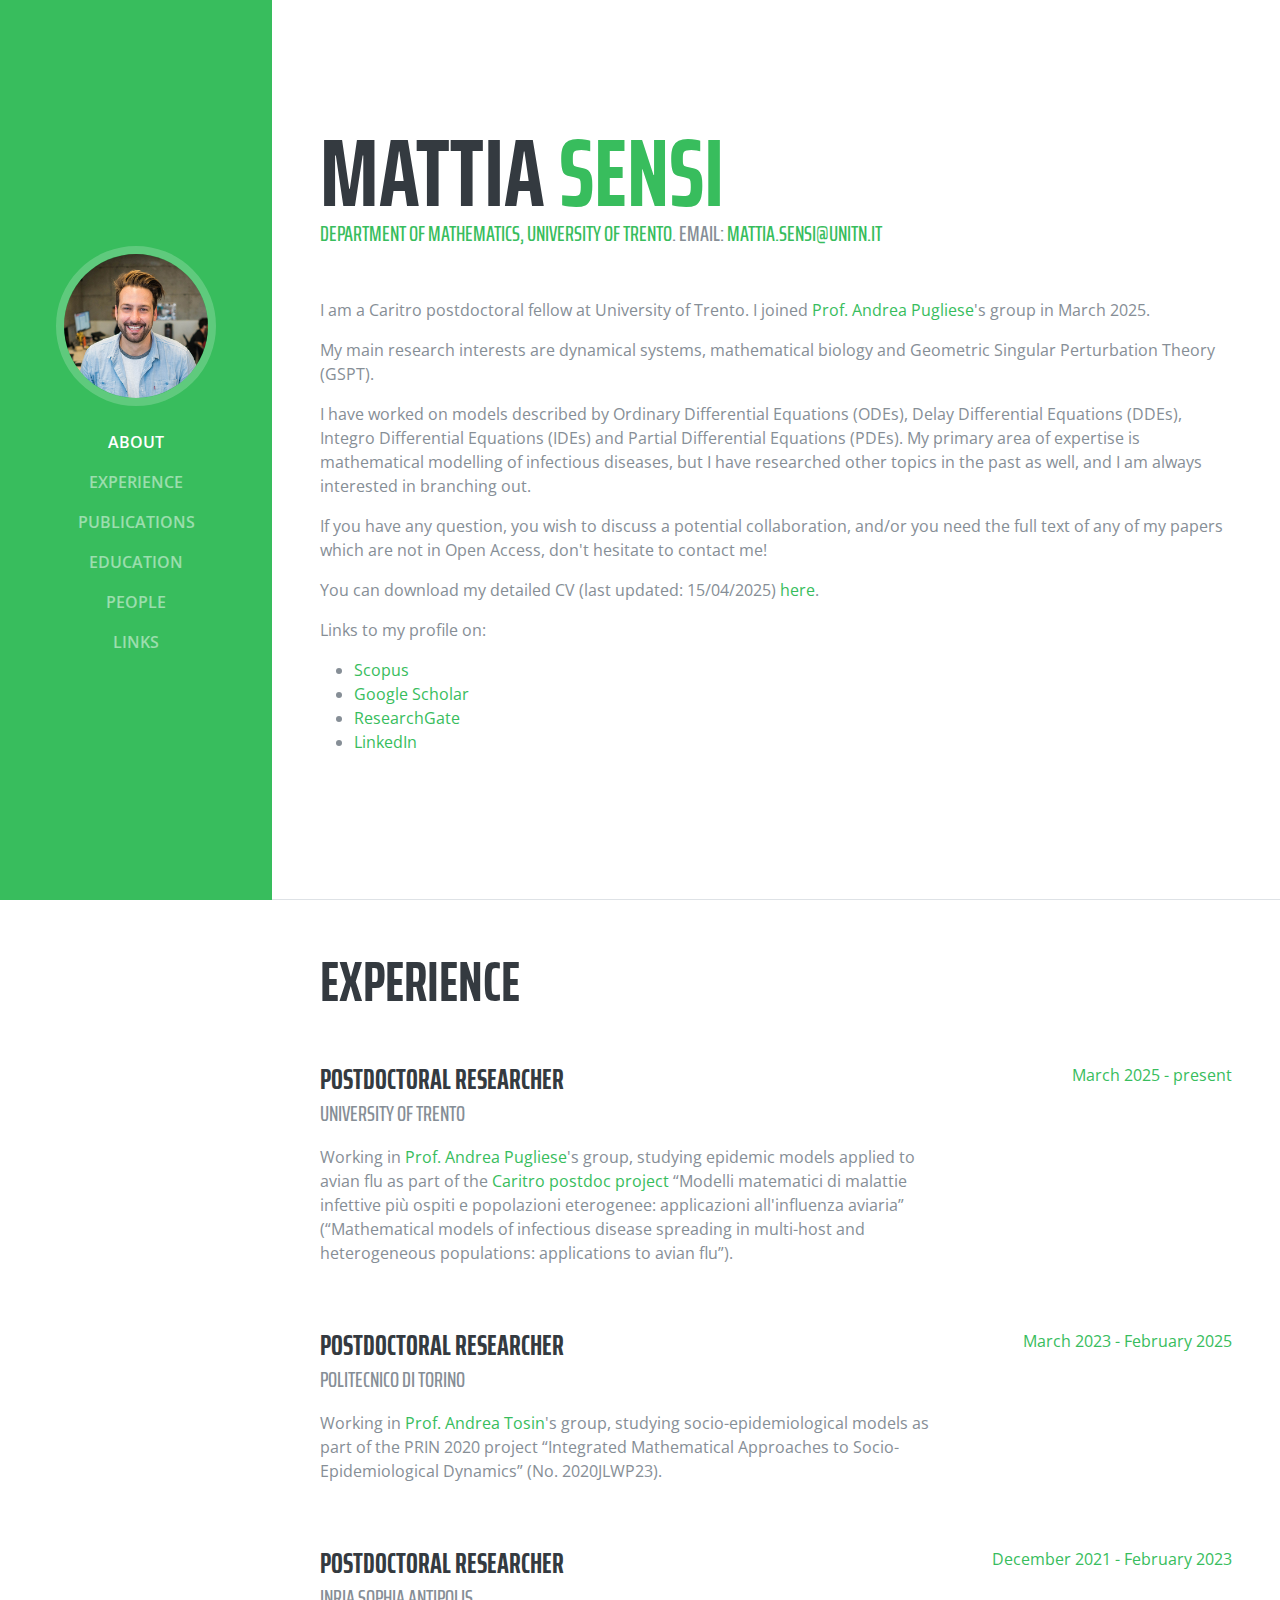
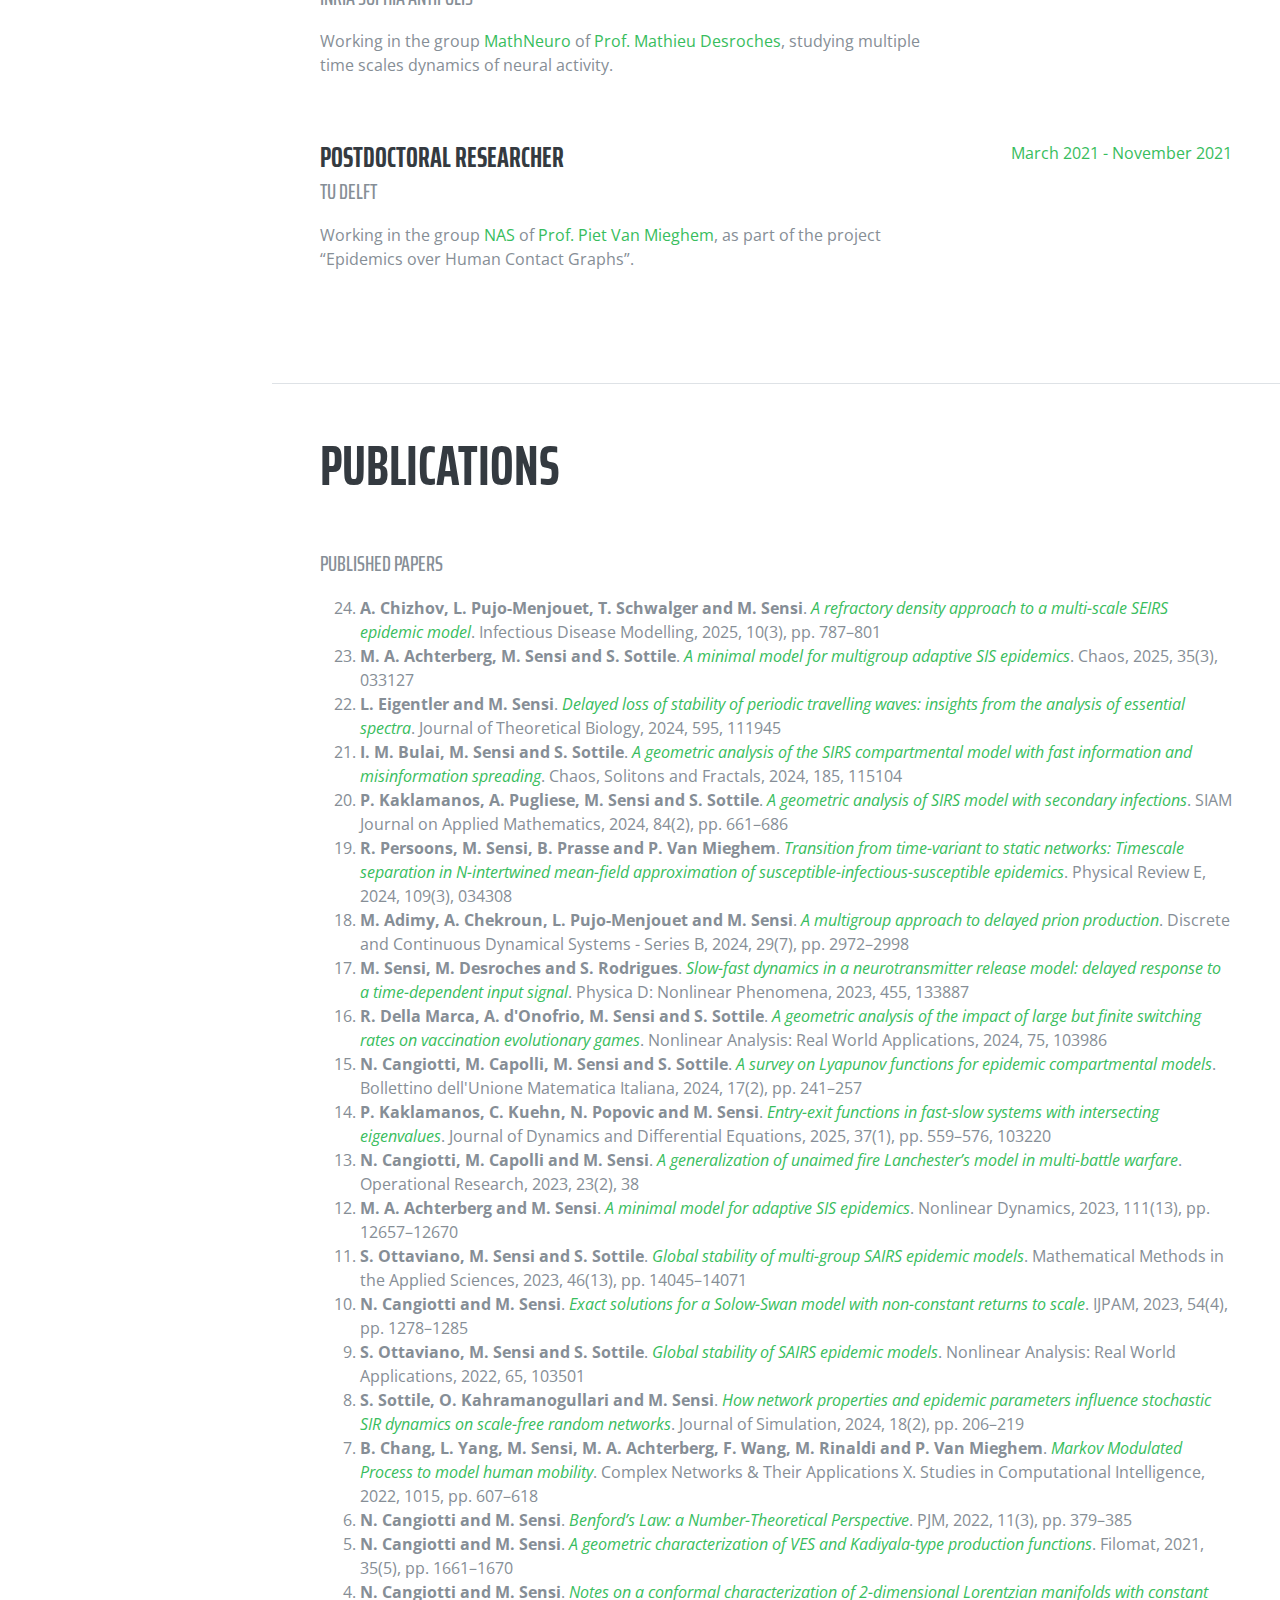
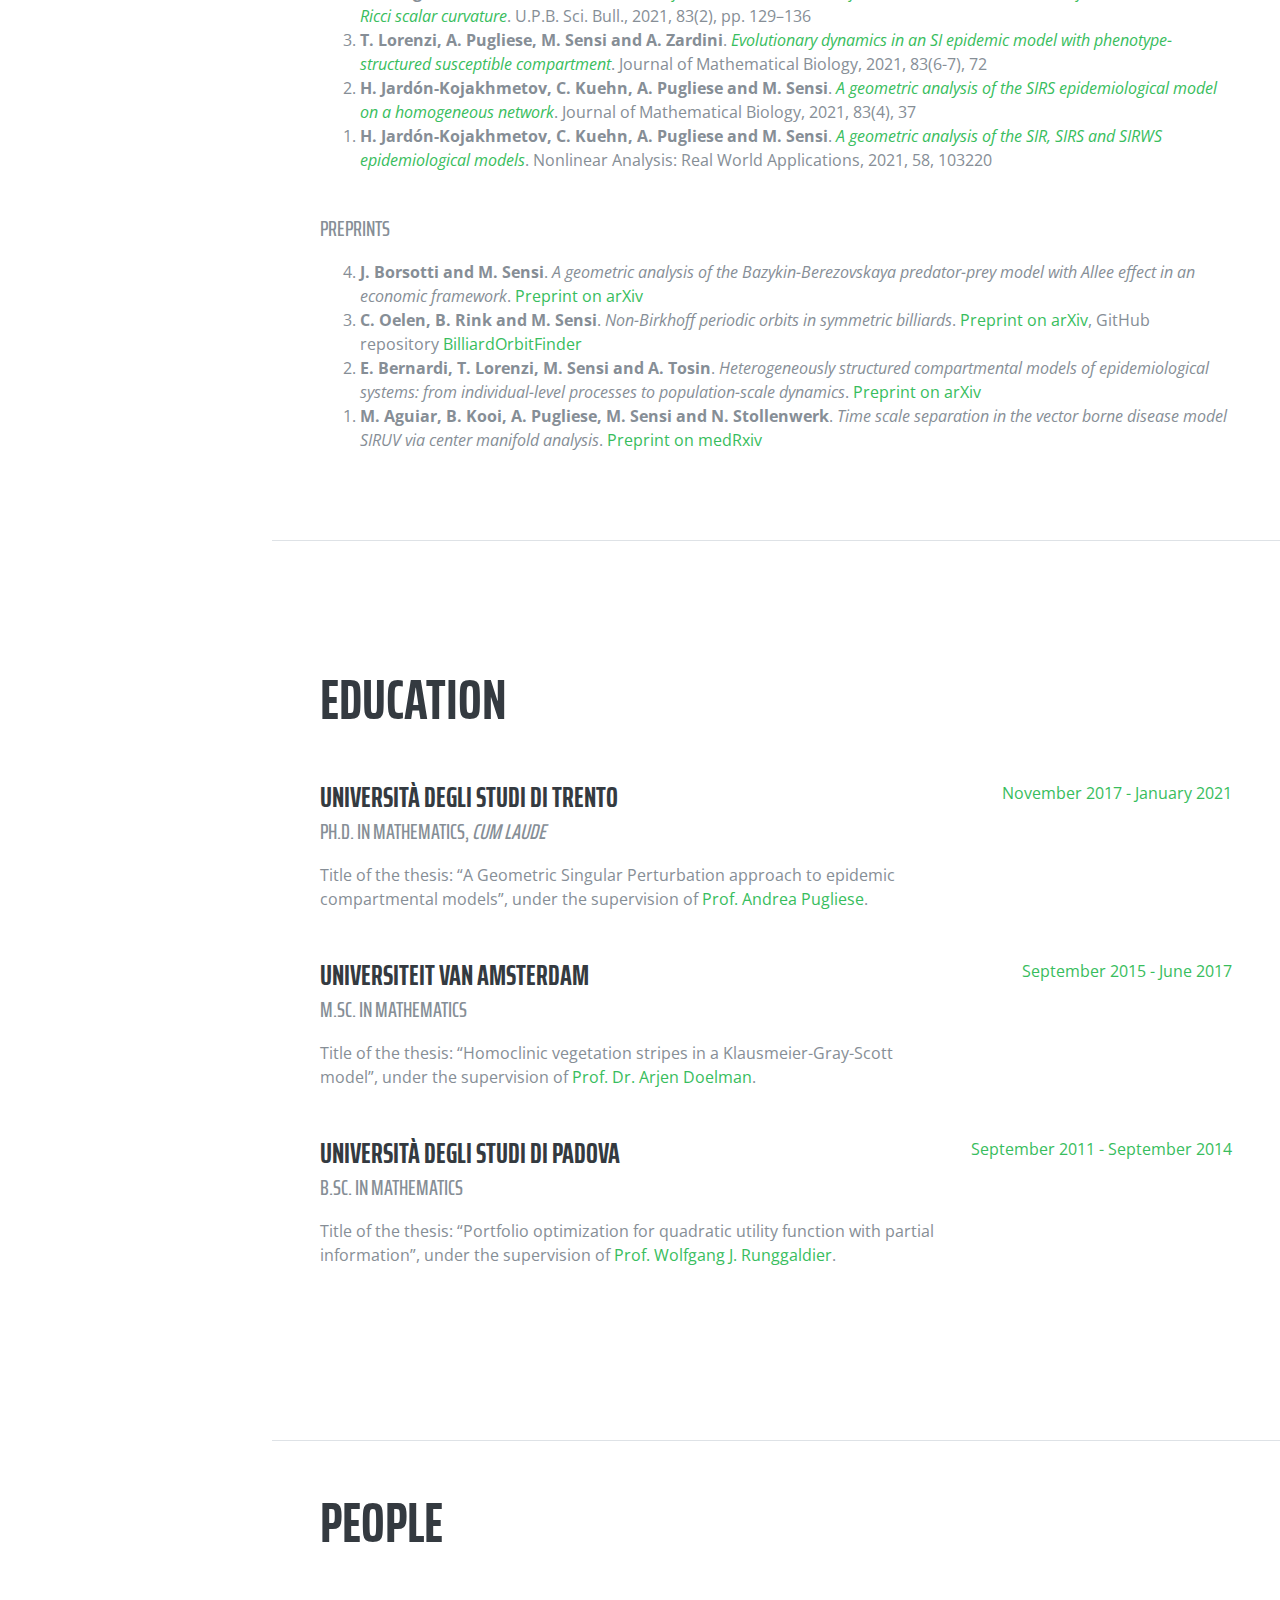
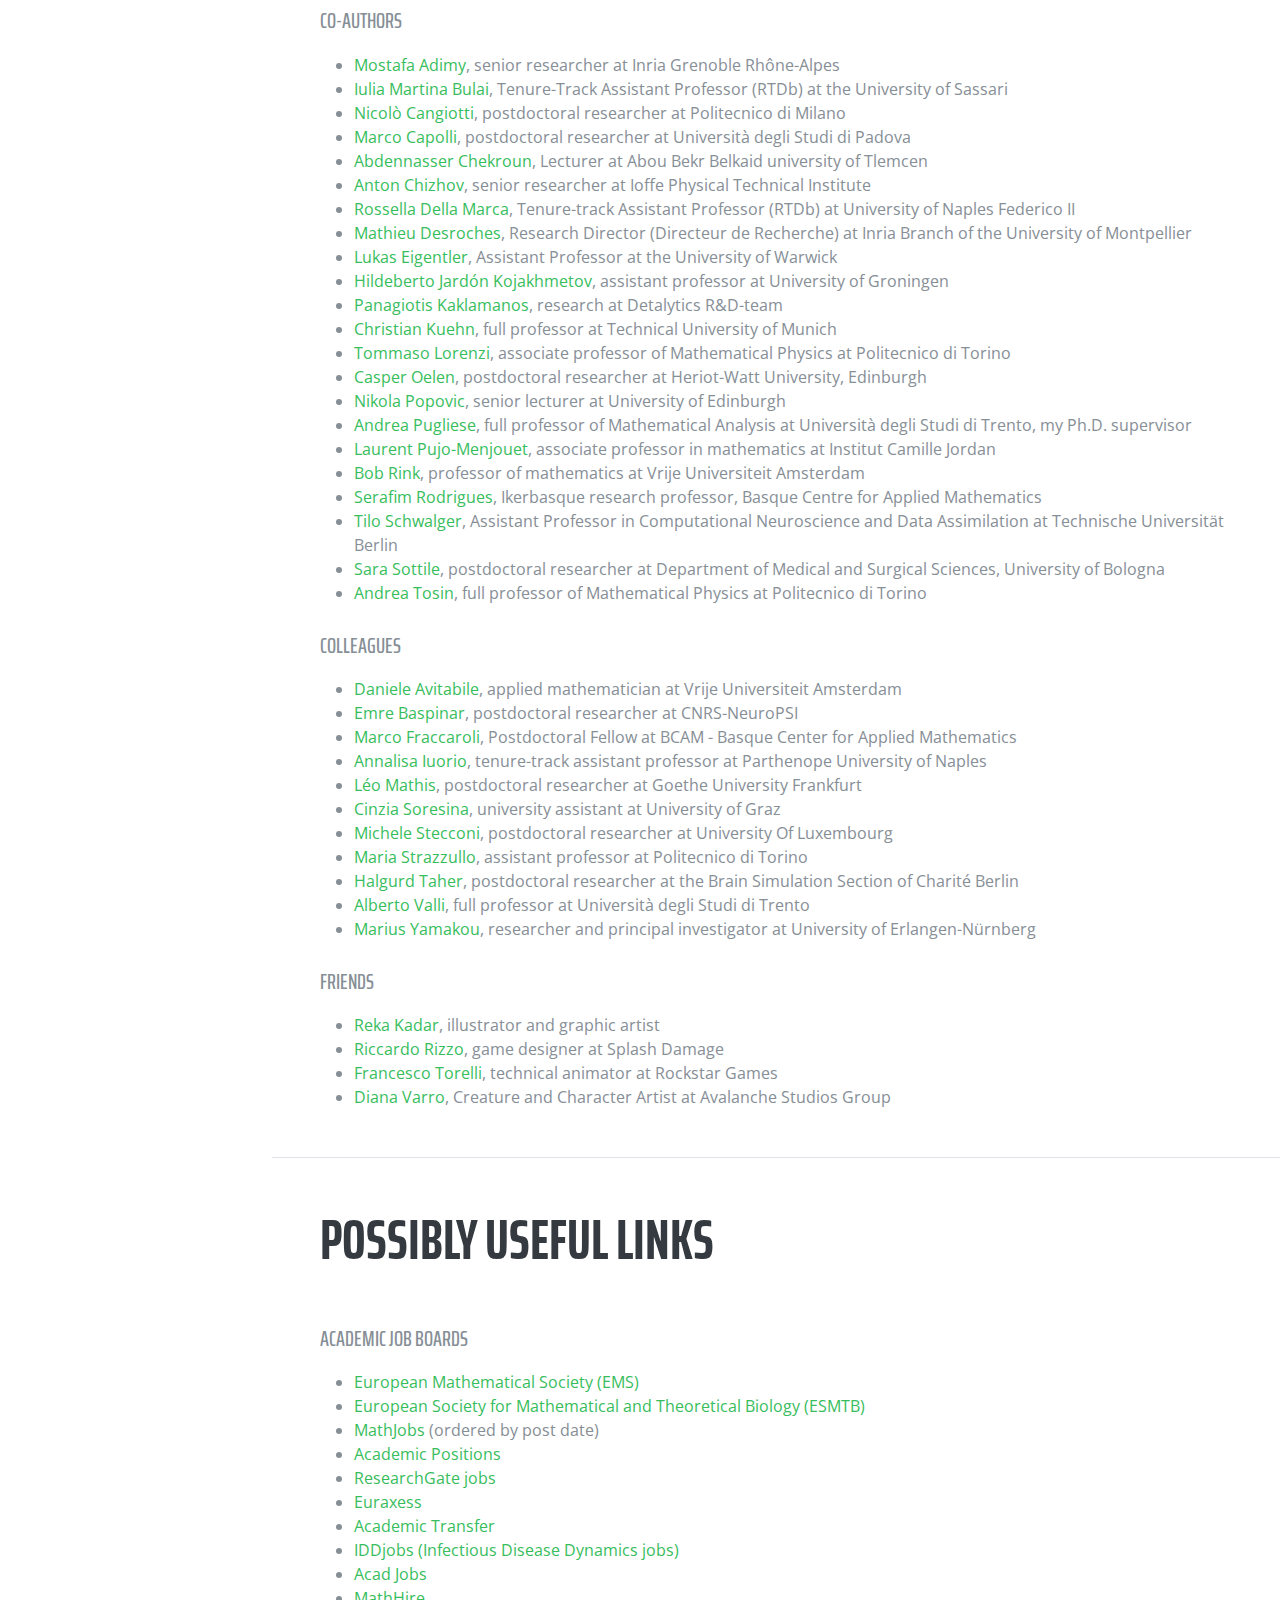
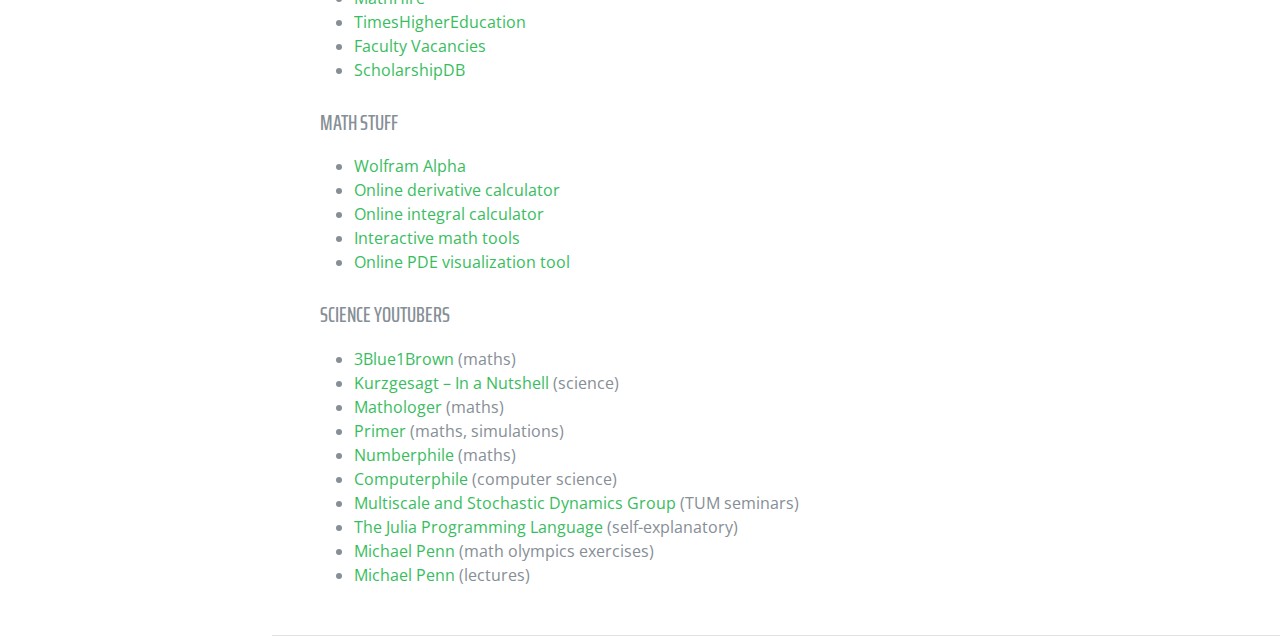
<file: index.html>
<!DOCTYPE html>
<html lang="en">
  
  
  <head>

    <meta charset="utf-8">
    <meta name="viewport" content="width=device-width, initial-scale=1, shrink-to-fit=no">
    <meta name="description" content="">
    <meta name="author" content="">

    <title>Mattia Sensi's website</title>

    <!-- Bootstrap core CSS -->
    <link href="vendor/bootstrap/css/bootstrap.min.css" rel="stylesheet">

    <!-- Custom fonts for this template -->
    <link href="https://fonts.googleapis.com/css?family=Saira+Extra+Condensed:100,200,300,400,500,600,700,800,900" rel="stylesheet">
    <link href="https://fonts.googleapis.com/css?family=Open+Sans:300,300i,400,400i,600,600i,700,700i,800,800i" rel="stylesheet">
    <link href="vendor/font-awesome/css/font-awesome.min.css" rel="stylesheet">
    <link href="vendor/devicons/css/devicons.min.css" rel="stylesheet">
    <link href="vendor/simple-line-icons/css/simple-line-icons.css" rel="stylesheet"> 

    <!-- Custom styles for this template -->
    <link href="css/resume.min.css" rel="stylesheet">

    <meta name="google-site-verification" content="dEMM07hK0ql8kSeSoxTMhfWt0R6MBzm09e5Vl1eK7nA" />
  </head>

  <body id="page-top">

    <nav class="navbar navbar-expand-lg navbar-dark bg-primary fixed-top" id="sideNav">
      <a class="navbar-brand js-scroll-trigger" href="#page-top">
        <span class="d-block d-lg-none">Mattia Sensi's website</span>
        <span class="d-none d-lg-block">
          <img class="img-fluid img-profile rounded-circle mx-auto mb-2" src="img/profile.jpg" alt="">
        </span>
      </a>
     <button class="navbar-toggler" type="button" data-toggle="collapse" data-target="#navbarSupportedContent" aria-controls="navbarSupportedContent" aria-expanded="false" aria-label="Toggle navigation">
        <span class="navbar-toggler-icon"></span>
      </button>
      <div class="collapse navbar-collapse" id="navbarSupportedContent">
        <ul class="navbar-nav">
          <li class="nav-item">
            <a class="nav-link js-scroll-trigger" href="#about">About</a>
          </li>
          <li class="nav-item">
            <a class="nav-link js-scroll-trigger" href="#experience">Experience</a>
          </li>
          <li class="nav-item">
            <a class="nav-link js-scroll-trigger" href="#publications">Publications</a>
          </li>
          <li class="nav-item">
            <a class="nav-link js-scroll-trigger" href="#education">Education</a>
          </li>
          <li class="nav-item">
            <a class="nav-link js-scroll-trigger" href="#People">People</a>
          </li>
          <li class="nav-item">
            <a class="nav-link js-scroll-trigger" href="#links">Links</a>
          </li>
        </ul>
      </div>
    </nav>

    <div class="container-fluid p-0">

      <section class="resume-section p-3 p-lg-5 d-flex d-column" id="about">
        <div class="my-auto">
          <h1 class="mb-0">Mattia
            <span class="text-primary">Sensi</span>
          </h1>
          <div class="subheading mb-5"><a href="https://maps.app.goo.gl/LgpzJVbiHr8jBMvC8">Department of Mathematics, University of Trento</a>.
            Email: <a href="mailto:mattia.sensi@unitn.it">mattia.sensi@unitn.it</a>
          </div>
          <p>I am a Caritro postdoctoral fellow at University of Trento. I joined <a href="https://andrea-pugliese.maths.unitn.it/">Prof. Andrea Pugliese</a>'s group in March 2025.</p> 
            
            <p>My main research interests are dynamical systems, mathematical biology and Geometric Singular Perturbation Theory (GSPT).</p>  
            
            <p>I have worked on models described by Ordinary Differential Equations (ODEs), Delay Differential Equations (DDEs), Integro Differential Equations (IDEs) and Partial Differential Equations (PDEs).
            My primary area of expertise is mathematical modelling of infectious diseases, but I have researched other topics in the past as well, and I am always interested in branching out.</p> 
          
          <p>If you have any question, you wish to discuss a potential collaboration, and/or you need the full text of any of my papers which are not in Open Access, don't hesitate to contact me!</p> 
             
            <p>You can download my detailed CV (last updated: 15/04/2025) <a href="files/CV_Mattia_Sensi.pdf">here</a>.</p>
              
             <p>Links to my profile on:
            <ul class="fa-ul mb-0">
              <li style="list-style-type:disc;">
                <a href="https://www.scopus.com/authid/detail.uri?authorId=57219174007">Scopus</a>
              </li>
              <li style="list-style-type:disc;">
                <a href="https://scholar.google.com/citations?user=Vbe9fJ4AAAAJ">Google Scholar</a>
              </li>
              <!--<li style="list-style-type:disc;">
                <a href="https://www.polito.it/personale?p=mattia.sensi">current university affiliation</a>
              </li>-->
              <li style="list-style-type:disc;">
                <a href="https://www.researchgate.net/profile/Mattia-Sensi">ResearchGate</a>
              </li>
              <li style="list-style-type:disc;">
                <a href="https://www.linkedin.com/in/m-sensi/">LinkedIn</a>
              </li>
           </ul>      </p>

<!--        <ul class="social-icons">
           <li class="list-inline-item">
              <a href="https://scholar.google.com/citations?user=Vbe9fJ4AAAAJ">
               <span class="fa-stack fa-lg">
                  <i class="fa fa-circle fa-stack-2x ai ai-google-scholar"></i>
               </span>
              </a>
            </li>
            <li class="list-inline-item">
              <a href="https://www.nas.ewi.tudelft.nl/index.php/mattia-sensi">
                <span class="fa-stack fa-lg">
                  <i class="fa fa-circle fa-stack-2x fas fa-university"></i>
                </span>
              </a>
            </li>
            <li class="list-inline-item">
              <a href="https://www.researchgate.net/profile/Mattia-Sensi">
                <span class="fa-stack fa-lg">
                  <i class="fa fa-circle fa-stack-2x fa fa-researchgate"></i>
                </span>
              </a>
            </li>
            <li class="list-inline-item">
              <a href="https://www.linkedin.com/in/m-sensi/">
                <span class="fa-stack fa-lg">
                  <i class="fa fa-circle fa-stack-2x fa fa-linkedin"></i>
                </span>
              </a>
            </li>
       </ul>  -->

        </div>
      </section>

      <section class="resume-section p-3 p-lg-5 d-flex flex-column" id="experience">
        <div class="my-auto">
          <h2 class="mb-5">Experience</h2>

          <div class="resume-item d-flex flex-column flex-md-row mb-5">
            <div class="resume-content mr-auto">
              <h3 class="mb-0">Postdoctoral researcher</h3>
              <div class="subheading mb-3">University of Trento</div>
              <p>Working in <a href="https://andrea-pugliese.maths.unitn.it/">Prof. Andrea Pugliese</a>'s group, studying epidemic models applied to avian flu as part of the <a href="https://www.fondazionecaritro.it/bandi/bando-post-doc-2024/">Caritro postdoc project</a> “Modelli matematici di malattie infettive più ospiti e popolazioni eterogenee: applicazioni all'influenza aviaria” (“Mathematical models of infectious disease spreading in multi-host and heterogeneous populations: applications to avian flu”).</p>
            </div>
            <div class="resume-date text-md-right">
              <span class="text-primary">March 2025 - present</span>
            </div>
          </div>     
          
          <div class="resume-item d-flex flex-column flex-md-row mb-5">
            <div class="resume-content mr-auto">
              <h3 class="mb-0">Postdoctoral researcher</h3>
              <div class="subheading mb-3">Politecnico di Torino</div>
              <p>Working in <a href="https://staff.polito.it/andrea.tosin/">Prof. Andrea Tosin</a>'s group, studying socio-epidemiological models as part of the PRIN 2020 project “Integrated Mathematical Approaches to Socio-Epidemiological Dynamics” (No. 2020JLWP23).</p>
            </div>
            <div class="resume-date text-md-right">
              <span class="text-primary">March 2023 - February 2025</span>
            </div>
          </div>          
          
          <div class="resume-item d-flex flex-column flex-md-row mb-5">
            <div class="resume-content mr-auto">
              <h3 class="mb-0">Postdoctoral researcher</h3>
              <div class="subheading mb-3">Inria Sophia Antipolis</div>
              <p>Working in the group <a href="https://team.inria.fr/mathneuro/">MathNeuro</a> of <a href="http://www-sop.inria.fr/members/Mathieu.Desroches/">Prof. Mathieu Desroches</a>, studying multiple time scales dynamics of neural activity.</p>
            </div>
            <div class="resume-date text-md-right">
              <span class="text-primary">December 2021 - February 2023</span>
            </div>
          </div>

          <div class="resume-item d-flex flex-column flex-md-row mb-5">
            <div class="resume-content mr-auto">
              <h3 class="mb-0">Postdoctoral researcher</h3>
              <div class="subheading mb-3">TU Delft</div>
              <p>Working in the group <a href="https://www.nas.ewi.tudelft.nl/index.php/people/group-members">NAS</a> of <a href="https://www.nas.ewi.tudelft.nl/people/Piet/">Prof. Piet Van Mieghem</a>, as part of the project “Epidemics over Human Contact Graphs”.</p>
            </div>
            <div class="resume-date text-md-right">
              <span class="text-primary">March 2021 - November 2021</span>
            </div>
          </div>

        </div>

      </section>

      
      <section class="resume-section p-3 p-lg-5 d-flex flex-column" id="publications">
        <div class="my-auto">
          <h2 class="mb-5">Publications</h2>
              <div class="subheading mb-3">Published papers</div>
            <ol reversed>
          <!--<div class="subheading mb-3">Published</div>-->
           <!--<ul class="fa-ul mb-0">-->   
        <li style="none">
           <b>A. Chizhov, L. Pujo-Menjouet, T. Schwalger and M. Sensi</b>. <a href="https://www.sciencedirect.com/science/article/pii/S2468042725000156"><i>A refractory density approach to a multi-scale SEIRS epidemic model</i></a>. 
         Infectious Disease Modelling, 2025, 10(3), pp. 787–801</li>                 
        <li style="none">
           <b>M. A. Achterberg, M. Sensi and S. Sottile</b>. <a href="https://pubs.aip.org/aip/cha/article-abstract/35/3/033127/3339656/A-minimal-model-for-multigroup-adaptive-SIS"><i>A minimal model for multigroup adaptive SIS epidemics</i></a>. 
          Chaos, 2025, 35(3), 033127</li>                 
        <li style="none">
           <b>L. Eigentler and M. Sensi</b>. <a href="https://www.sciencedirect.com/science/article/pii/S0022519324002303"><i>Delayed loss of stability of periodic travelling waves: insights from the analysis of essential spectra</i></a>. 
         Journal of Theoretical Biology, 2024, 595, 111945</li>          
       <li style="none">
           <b>I. M. Bulai, M. Sensi and S. Sottile</b>. <a href="https://www.sciencedirect.com/science/article/pii/S0960077924006568"><i>A geometric analysis of the SIRS compartmental model with fast information and misinformation spreading</i></a>. 
        Chaos, Solitons and Fractals, 2024, 185, 115104</li>            
         <li style="none">
              <b>P. Kaklamanos, A. Pugliese, M. Sensi and S. Sottile</b>. <a href="https://epubs.siam.org/doi/abs/10.1137/23M1565632"><i>A geometric analysis of SIRS model with secondary infections</i></a>. 
        SIAM Journal on Applied Mathematics, 2024, 84(2), pp. 661–686</li>  
       <li style="none">
           <b>R. Persoons, M. Sensi, B. Prasse and P. Van Mieghem</b>. <a href="https://journals.aps.org/pre/abstract/10.1103/PhysRevE.109.034308"><i>Transition from time-variant to static networks: Timescale separation in N-intertwined mean-field approximation of susceptible-infectious-susceptible epidemics</i></a>.  
       Physical Review E, 2024, 109(3), 034308</li>                 
       <li style="none">
           <b>M. Adimy, A. Chekroun, L. Pujo-Menjouet and M. Sensi</b>. <a href="https://www.aimsciences.org/article/doi/10.3934/dcdsb.2023209"><i>A multigroup approach to delayed prion production</i></a>. 
        Discrete and Continuous Dynamical Systems - Series B, 2024, 29(7), pp. 2972–2998</li>               
            <li style="none">
            <b>M. Sensi, M. Desroches and S. Rodrigues</b>. <a href="https://www.sciencedirect.com/science/article/abs/pii/S0167278923002415"><i>Slow-fast dynamics in a neurotransmitter release model: delayed response to a time-dependent input signal</i></a>. 
              Physica D: Nonlinear Phenomena, 2023, 455, 133887</li>        
       <li style="none">
            <b>R. Della Marca, A. d'Onofrio, M. Sensi and S. Sottile</b>. <a href="https://www.sciencedirect.com/science/article/pii/S1468121823001566"><i>A geometric analysis of the impact of large but finite switching rates on vaccination evolutionary games</i></a>. 
        Nonlinear Analysis: Real World Applications, 2024, 75, 103986</li>              
         <li style="none">
              <b>N. Cangiotti, M. Capolli, M. Sensi and S. Sottile</b>. <a href="https://link.springer.com/article/10.1007/s40574-023-00368-6"><i>A survey on Lyapunov functions for epidemic compartmental models</i></a>.
        Bollettino dell'Unione Matematica Italiana, 2024, 17(2), pp. 241–257</li>             
          <li style="none">
            <b>P. Kaklamanos, C. Kuehn, N. Popovic and M. Sensi</b>. <a href="https://link.springer.com/article/10.1007/s10884-023-10266-2"><i>Entry-exit functions in fast-slow systems with intersecting eigenvalues</i></a>.
         Journal of Dynamics and Differential Equations, 2025, 37(1), pp. 559–576, 103220</li>
           <li style="none">
            <b>N. Cangiotti, M. Capolli and M. Sensi</b>. <a href="https://link.springer.com/article/10.1007/s12351-023-00776-8"><i>A generalization of unaimed fire Lanchester’s model in multi-battle warfare</i></a>.
        Operational Research, 2023, 23(2), 38</li> 
           <li style="none">
              <b>M. A. Achterberg and M. Sensi</b>. <a href="https://link.springer.com/article/10.1007/s11071-023-08498-4"><i>A minimal model for adaptive SIS epidemics</i></a>.
       Nonlinear Dynamics, 2023, 111(13), pp. 12657–12670</li>  
          <li style="none">
              <b>S. Ottaviano, M. Sensi and S. Sottile</b>. <a href="https://onlinelibrary.wiley.com/doi/10.1002/mma.9303"><i>Global  stability  of multi-group SAIRS  epidemic  models</i></a>.
         Mathematical Methods in the Applied Sciences, 2023, 46(13), pp. 14045–14071</li>  
          <li style="none">    
              <b>N. Cangiotti and M. Sensi</b>. <a href="https://link.springer.com/article/10.1007/s13226-022-00341-7"><i>Exact solutions for a Solow-Swan model with non-constant returns to scale</i></a>.
         IJPAM, 2023, 54(4), pp. 1278–1285</li>      
             <li style="none">
               <b>S. Ottaviano, M. Sensi and S. Sottile</b>. <a href="https://www.sciencedirect.com/science/article/pii/S1468121821001942"><i>Global stability of SAIRS epidemic models</i></a>.
        Nonlinear Analysis: Real World Applications, 2022, 65, 103501</li>
             <li style="none">
                <b>S. Sottile, O. Kahramanogullari and M. Sensi</b>. <a href="https://www.tandfonline.com/doi/full/10.1080/17477778.2022.2100724"><i>How network properties and epidemic parameters influence stochastic SIR dynamics on scale-free random networks</i></a>.
         Journal of Simulation, 2024, 18(2), pp. 206–219</li>               
            <li style="none">
               <b>B. Chang, L. Yang, M. Sensi, M. A. Achterberg, F. Wang, M. Rinaldi and P. Van Mieghem</b>. <a href="https://link.springer.com/chapter/10.1007/978-3-030-93409-5_50"><i>Markov Modulated Process to model human mobility</i></a>. 
        Complex Networks & Their Applications X. Studies in Computational Intelligence, 2022, 1015, pp. 607–618</li>
            <li style="none">
              <b>N. Cangiotti and M. Sensi</b>. <a href="https://pjm.ppu.edu/sites/default/files/papers/PJM_May_(3)2022_379_to_385.pdf"><i>Benford’s Law: a Number-Theoretical Perspective</i></a>.
          PJM, 2022, 11(3), pp. 379–385</li>    
            <li style="none">   
              <b>N. Cangiotti and M. Sensi</b>. <a href="https://www.pmf.ni.ac.rs/filomat-content/2021/35-5/35-5-19-13616.pdf"><i>A geometric characterization of VES and Kadiyala-type production functions</i></a>.
          Filomat, 2021, 35(5), pp. 1661–1670</li>               
             <li style="none">
              <b>N. Cangiotti and M. Sensi</b>. <a href="https://www.scientificbulletin.upb.ro/rev_docs_arhiva/rez8b2_765968.pdf"><i>Notes on a conformal characterization of 2-dimensional Lorentzian manifolds with constant Ricci scalar curvature</i></a>.
           U.P.B. Sci. Bull., 2021, 83(2), pp. 129–136</li>                
            <li style="none">
            <b>T. Lorenzi, A. Pugliese, M. Sensi and A. Zardini</b>. <a href="https://link.springer.com/article/10.1007/s00285-021-01703-1"><i>Evolutionary dynamics in an SI epidemic model with phenotype-structured susceptible compartment</i></a>.
            Journal of Mathematical Biology, 2021, 83(6-7), 72</li>
             <li style="none">
             <b>H. Jardón-Kojakhmetov, C. Kuehn, A. Pugliese and M. Sensi</b>. <a href="https://link.springer.com/article/10.1007/s00285-021-01664-5"><i>A geometric analysis of the SIRS epidemiological model on a homogeneous network</i></a>.
          Journal of Mathematical Biology, 2021, 83(4), 37</li>
            <li style="none">
            <b>H. Jardón-Kojakhmetov, C. Kuehn, A. Pugliese and M. Sensi</b>. <a href="https://www.sciencedirect.com/science/article/abs/pii/S1468121820301383"><i>A geometric analysis of the SIR, SIRS and SIRWS epidemiological models</i></a>.
          Nonlinear Analysis: Real World Applications, 2021, 58, 103220</li>
          <!--</ul>-->
        </ol>
        <br>
        
        <div class="subheading mb-3">Preprints</div>
         <ol reversed> 
         <li style="none">
           <b>J. Borsotti and M. Sensi</b>. <i>A geometric analysis of the Bazykin-Berezovskaya predator-prey model with Allee effect in an economic framework</i>. <a href="https://arxiv.org/abs/2504.10355">Preprint on arXiv</a>     
         </li>            
         <li style="none">
           <b>C. Oelen, B. Rink and M. Sensi</b>. <i>Non-Birkhoff periodic orbits in symmetric billiards</i>. <a href="https://arxiv.org/abs/2504.03574">Preprint on arXiv</a>, GitHub repository <a href="https://github.com/MattiaSensi/BilliardOrbitFinder">BilliardOrbitFinder</a>       
         </li>              
          <li style="none">
              <b>E. Bernardi, T. Lorenzi, M. Sensi and A. Tosin</b>. <i>Heterogeneously structured compartmental models of epidemiological systems: from individual-level processes to population-scale dynamics</i>.  <a href="https://arxiv.org/abs/2503.11225">Preprint on arXiv</a>
        </li>              
          <li style="none">
              <b>M. Aguiar, B. Kooi, A. Pugliese, M. Sensi and N. Stollenwerk</b>. <i>Time scale separation in the vector borne disease model SIRUV via center manifold analysis</i>.
          <a href="https://www.medrxiv.org/content/10.1101/2021.04.06.21254992v1">Preprint on medRxiv</a></li>
      </ul>
    </ol>
      <br>
        
       <!--  <div class="subheading mb-3">In preparation</div>
         <ol reversed>         
         <li style="none">
           <b>C. Oelen, B. Rink and M. Sensi</b>. <i>Non-Birkhoff periodic orbits in symmetric billiards</i>.        
         </li>   
        </ol>
      </div> -->
        
      </section>
      
      
      <section class="resume-section p-3 p-lg-5 d-flex flex-column" id="education">
        <div class="my-auto">
          <h2 class="mb-5">Education</h2>

          <div class="resume-item d-flex flex-column flex-md-row mb-5">
            <div class="resume-content mr-auto">
              <h3 class="mb-0">Università degli Studi di Trento</h3>
              <div class="subheading mb-3">Ph.D. in Mathematics, <i>cum laude</i></div>
              <div>Title of the thesis: “A Geometric Singular Perturbation approach to epidemic compartmental models”, under the supervision of <a href="http://www.science.unitn.it/~pugliese/">Prof. Andrea Pugliese</a>.</div>
            </div>
            <div class="resume-date text-md-right">
              <span class="text-primary">November 2017 - January 2021</span>
            </div>
          </div>

          <div class="resume-item d-flex flex-column flex-md-row mb-5">
            <div class="resume-content mr-auto">
              <h3 class="mb-0">Universiteit van Amsterdam</h3>
              <div class="subheading mb-3">M.Sc. in Mathematics</div>
              <div>Title of the thesis: “Homoclinic vegetation stripes in a Klausmeier-Gray-Scott model”, under the supervision of <a href="https://www.universiteitleiden.nl/en/staffmembers/arjen-doelman#tab-1">Prof. Dr. Arjen Doelman</a>.</div>
            </div>
            <div class="resume-date text-md-right">
              <span class="text-primary">September 2015 - June 2017</span>
            </div>
          </div>

          <div class="resume-item d-flex flex-column flex-md-row mb-5">
            <div class="resume-content mr-auto">
              <h3 class="mb-0">Università degli Studi di Padova</h3>
              <div class="subheading mb-3">B.Sc. in Mathematics</div>
              <div>Title of the thesis: “Portfolio optimization for quadratic utility function with partial information”, under the supervision of <a href="https://www.math.unipd.it/runggaldier/">Prof. Wolfgang J. Runggaldier</a>.</div>
            </div>
            <div class="resume-date text-md-right">
              <span class="text-primary">September 2011 - September 2014</span>
            </div>
          </div>

        </div>
      </section>


      <section class="resume-section p-3 p-lg-5 d-flex flex-column" id="People">
        <div class="my-auto">
          <h2 class="mb-5">People</h2>

          <div class="subheading mb-3">Co-authors</div>

          <ul class="fa-ul mb-0">
          <li style="list-style-type:disc;"> 
            <a href="http://math.univ-lyon1.fr/~adimy/Adimy.html">Mostafa Adimy</a>, senior researcher at Inria Grenoble Rhône-Alpes 
          </li>  
          <li style="list-style-type:disc;">
            <a href="https://iuliamartinabulai.github.io/#!/research/">Iulia Martina Bulai</a>, Tenure-Track Assistant Professor (RTDb) at the University of Sassari
          </li>    
            <li style="list-style-type:disc;">
              <a href="https://nicolocangiotti.eu">Nicolò Cangiotti</a>, postdoctoral researcher at Politecnico di Milano 
            </li>
            <li style="list-style-type:disc;">
              <a href="http://marcocapolli.eu">Marco Capolli</a>, postdoctoral researcher at Università degli Studi di Padova
            </li>
            <li style="list-style-type:disc;">
              <a href="http://math.univ-lyon1.fr/~chekroun/">Abdennasser Chekroun</a>, Lecturer at Abou Bekr Belkaid university of Tlemcen
            </li>
          <li style="list-style-type:disc;">
            <a href="http://www.ioffe.ru/CompPhysLab/Chizhov.html">Anton Chizhov</a>, senior researcher at Ioffe Physical Technical Institute
          </li>
        <li style="list-style-type:disc;">
            <a href="https://www.rosselladellamarca.it/">Rossella Della Marca</a>, Tenure-track Assistant Professor (RTDb) at University of Naples Federico II
          </li> 
            <li style="list-style-type:disc;">
            <a href="http://www-sop.inria.fr/members/Mathieu.Desroches/">Mathieu Desroches</a>, Research Director (Directeur de Recherche) at Inria Branch of the University of Montpellier
          </li>   
          <li style="list-style-type:disc;">
            <a href="https://lukaseigentler.github.io/">Lukas Eigentler</a>, Assistant Professor at the University of Warwick
          </li>    
            <li style="list-style-type:disc;">
              <a href="https://hildejk.xyz/">Hildeberto Jardón Kojakhmetov</a>, assistant professor at University of Groningen
            </li>
            <li style="list-style-type:disc;">
              <a href="https://www.maths.ed.ac.uk/~pkaklamanos/">Panagiotis Kaklamanos</a>, research at Detalytics R&D-team
            </li> 
            <li style="list-style-type:disc;">
              <a href="http://www.multiscale.systems/">Christian Kuehn</a>, full professor at Technical University of Munich
            </li>            
            <li style="list-style-type:disc;">
              <a href="https://staff.polito.it/tommaso.lorenzi/">Tommaso Lorenzi</a>, associate professor of Mathematical Physics at Politecnico di Torino 
            </li>
              <li style="list-style-type:disc;">
              <a href="https://researchportal.hw.ac.uk/en/persons/casper-oelen">Casper Oelen</a>, postdoctoral researcher at Heriot-Watt University, Edinburgh
            </li>             
              <li style="list-style-type:disc;">
              <a href="https://www.maths.ed.ac.uk/~npopovic/">Nikola Popovic</a>, senior lecturer at University of Edinburgh
            </li> 
            <li style="list-style-type:disc;">
              <a href="https://andrea-pugliese.maths.unitn.it/">Andrea Pugliese</a>, full professor of Mathematical Analysis at Università degli Studi di Trento, my Ph.D. supervisor
            </li>
         <li style="list-style-type:disc;">
            <a href="http://math.univ-lyon1.fr/~pujo/Laurent-Pujo-Menjouet-GB.html">Laurent Pujo-Menjouet</a>, associate professor in mathematics at Institut Camille Jordan
          </li>    
          <li style="list-style-type:disc;">
            <a href="http://www.few.vu.nl/~brink/">Bob Rink</a>, professor of mathematics at Vrije Universiteit Amsterdam
          </li>    
          <li style="list-style-type:disc;">
            <a href="https://www.ikerbasque.net/serafim-rodrigues">Serafim Rodrigues</a>, Ikerbasque research professor, Basque Centre for Applied Mathematics
          </li>         
           <li style="list-style-type:disc;">
            <a href="https://page.math.tu-berlin.de/~schwalge/">Tilo Schwalger</a>, Assistant Professor in Computational Neuroscience and Data Assimilation at Technische Universität Berlin
          </li>                 
            <li style="list-style-type:disc;">
              <a href="https://sarasottile.github.io/">Sara Sottile</a>, postdoctoral researcher at Department of Medical and Surgical Sciences, University of Bologna 
            </li>
            <li style="list-style-type:disc;">
              <a href="https://staff.polito.it/andrea.tosin/">Andrea Tosin</a>, full professor of Mathematical Physics at Politecnico di Torino
            </li> 
            <br>
         </ul>


         <div class="subheading mb-3">Colleagues</div>

         <ul class="fa-ul mb-0">
          <li style="list-style-type:disc;">
            <a href="https://www.danieleavitabile.com/">Daniele Avitabile</a>, applied mathematician at Vrije Universiteit Amsterdam
          </li>
           <li style="list-style-type:disc;">
            <a href="https://sites.google.com/site/emrebaspinarhomepage/">Emre Baspinar</a>, postdoctoral researcher at CNRS-NeuroPSI
          </li>
          <li style="list-style-type:disc;">
            <a href="https://sites.google.com/view/marco-fraccaroli/">Marco Fraccaroli</a>, Postdoctoral Fellow at BCAM - Basque Center for Applied Mathematics
          </li>  
          <li style="list-style-type:disc;">
            <a href="https://annalisaiuorio.com/">Annalisa Iuorio</a>, tenure-track assistant professor at Parthenope University of Naples
          </li>
          <li style="list-style-type:disc;">
            <a href="https://leomathis.wordpress.com/">Léo Mathis</a>, postdoctoral researcher at Goethe University Frankfurt
          </li>
        <!--  <li style="list-style-type:disc;">
            <a href="https://josemujicat.wixsite.com/website">Jose Mujica</a>, research associate at Vrije Universiteit Amsterdam
          </li>  -->   
          <li style="list-style-type:disc;">
            <a href="https://sites.google.com/view/dr-cinzia-soresina/home?authuser=0">Cinzia Soresina</a>, university assistant at University of Graz
          </li>
          <li style="list-style-type:disc;">
            <a href="https://michelestecconi.wordpress.com/">Michele Stecconi</a>, postdoctoral researcher at University Of Luxembourg
          </li>
          <li style="list-style-type:disc;">
            <a href="https://mstrazzu.github.io/">Maria Strazzullo</a>, assistant professor at Politecnico di Torino
          </li>
       <!--   <li style="list-style-type:disc;">
            <a href="https://leonardo-lerer.github.io/">Leonardo Lerer</a>, postdoctoral researcher at Weizmann Institute
          </li> -->
          <li style="list-style-type:disc;">
            <a href="https://sites.google.com/view/halgurdtaher/">Halgurd Taher</a>, postdoctoral researcher at the Brain Simulation Section of Charité Berlin
          </li>
          <li style="list-style-type:disc;">
            <a href="https://valli.maths.unitn.it/">Alberto Valli</a>, full professor at Università degli Studi di Trento
          </li>    
         <li style="list-style-type:disc;">
            <a href="https://www.datascience.nat.fau.eu/research/researchers/marius-yamakou/">Marius Yamakou</a>, researcher and principal investigator at University of Erlangen-Nürnberg
          </li>
          <br>
        </ul>


        <div class="subheading mb-3">Friends</div>

        <ul class="fa-ul mb-0">
         <li style="list-style-type:disc;">
          <a href="https://www.rekakadar.com/">Reka Kadar</a>, illustrator and graphic artist
        </li>
        <li style="list-style-type:disc;">
          <a href="https://riccardorizzo.wixsite.com/portfolio">Riccardo Rizzo</a>, game designer at Splash Damage
        </li>
         <li style="list-style-type:disc;">
           <a href="https://www.behance.net/FrancescoTorelli">Francesco Torelli</a>, technical animator at Rockstar Games
         </li>
        <li style="list-style-type:disc;">
          <a href="https://www.artstation.com/gamingtrilobite">Diana Varro</a>,  Creature and Character Artist at Avalanche Studios Group
        </li>
       </ul>


          </div>
      </section>

      <section class="resume-section p-3 p-lg-5 d-flex flex-column" id="links">
        <div class="my-auto">
          <h2 class="mb-5">Possibly useful links</h2>
          
          <div class="subheading mb-3">Academic job boards</div>

          <ul class="fa-ul mb-0">
           <li style="list-style-type:disc;">
             <a href="https://euromathsoc.org/jobs">European Mathematical Society (EMS)</a>
           </li>
           <li style="list-style-type:disc;">
            <a href="https://www.esmtb.org/Job-openings">European Society for Mathematical and Theoretical Biology (ESMTB)</a>
          </li>
          <li style="list-style-type:disc;">
            <a href="https://www.mathjobs.org/jobs?joblist-0----40-p--">MathJobs</a> (ordered by post date)
          </li>
          <li style="list-style-type:disc;">
            <a href="https://academicpositions.com/find-jobs">Academic Positions</a>
          </li>
          <li style="list-style-type:disc;">
            <a href="https://www.researchgate.net/jobs">ResearchGate jobs</a>
          </li>
          <li style="list-style-type:disc;">
            <a href="https://euraxess.ec.europa.eu/jobs/search/">Euraxess</a>
          </li>
          <li style="list-style-type:disc;">
            <a href="https://www.academictransfer.com/en/">Academic Transfer</a>
          </li>
          <li style="list-style-type:disc;">
            <a href="https://www.iddjobs.org/">IDDjobs (Infectious Disease Dynamics jobs)</a>
          </li>
          <li style="list-style-type:disc;">
            <a href="https://www.acad.jobs/">Acad Jobs</a>
          </li>
          <li style="list-style-type:disc;">
            <a href="https://mathhire.org/jobs">MathHire</a>
          </li>
          <li style="list-style-type:disc;">
            <a href="https://www.timeshighereducation.com/unijobs/listings/">TimesHigherEducation</a>
          </li>
          <li style="list-style-type:disc;">
            <a href="https://facultyvacancies.com/">Faculty Vacancies</a>
          </li>
          <li style="list-style-type:disc;">
            <a href="https://scholarshipdb.net/">ScholarshipDB</a>
          </li>
          <br>
         </ul>
       

        <div class="subheading mb-3">Math stuff</div>

        <ul class="fa-ul mb-0">
         <li style="list-style-type:disc;">
           <a href="https://www.wolframalpha.com/">Wolfram Alpha</a>
         </li>
         <li style="list-style-type:disc;">
          <a href="https://www.derivative-calculator.net/">Online derivative calculator</a>
        </li>
         <li style="list-style-type:disc;">
          <a href="https://www.integral-calculator.com/">Online integral calculator</a>
        </li>
        <li style="list-style-type:disc;">
          <a href="https://github.com/ubavic/awesome-interactive-math">Interactive math tools</a>
        </li>
        <li style="list-style-type:disc;">
          <a href="https://visualpde.com/">Online PDE visualization tool</a>
        </li>
        <br>
       </ul>
      

      <div class="subheading mb-3">Science Youtubers</div>

      <ul class="fa-ul mb-0">
       <li style="list-style-type:disc;">
         <a href="https://www.youtube.com/c/3blue1brown">3Blue1Brown</a> (maths)
       </li>
       <li style="list-style-type:disc;">
        <a href="https://www.youtube.com/c/inanutshell">Kurzgesagt – In a Nutshell</a> (science)
      </li>
      <li style="list-style-type:disc;">
        <a href="https://www.youtube.com/c/Mathologer">Mathologer</a> (maths)
      </li>
      <li style="list-style-type:disc;">
        <a href="https://www.youtube.com/c/PrimerLearning">Primer</a> (maths, simulations)
      </li>
      <li style="list-style-type:disc;">
        <a href="https://www.youtube.com/c/numberphile">Numberphile</a> (maths)
      </li>
       <li style="list-style-type:disc;">
        <a href="https://www.youtube.com/user/Computerphile">Computerphile</a> (computer science)
      </li>
      <li style="list-style-type:disc;">
        <a href="https://www.youtube.com/channel/UCVwS0fJRmqzSXGaXttqXXmQ">Multiscale and Stochastic Dynamics Group</a> (TUM seminars)
      </li>
      <li style="list-style-type:disc;">
        <a href="https://www.youtube.com/c/TheJuliaLanguage">The Julia Programming Language</a> (self-explanatory)
      </li>
       <li style="list-style-type:disc;">
        <a href="https://www.youtube.com/@MichaelPennMath">Michael Penn</a> (math olympics exercises)
      </li>
       <li style="list-style-type:disc;">
        <a href="https://www.youtube.com/@mathmajor">Michael Penn</a> (lectures)
      </li>
     </ul>
    </section>

    </div>

    <!-- Bootstrap core JavaScript -->
    <script src="vendor/jquery/jquery.min.js"></script>
    <script src="vendor/bootstrap/js/bootstrap.bundle.min.js"></script>

    <!-- Plugin JavaScript -->
    <script src="vendor/jquery-easing/jquery.easing.min.js"></script>

    <!-- Custom scripts for this template -->
    <script src="js/resume.min.js"></script>

  </body>

</html>
</file>
<file: vendor/simple-line-icons/css/simple-line-icons.css>
@font-face {
  font-family: 'simple-line-icons';
  src: url('../fonts/Simple-Line-Icons.eot?v=2.4.0');
  src: url('../fonts/Simple-Line-Icons.eot?v=2.4.0#iefix') format('embedded-opentype'), url('../fonts/Simple-Line-Icons.woff2?v=2.4.0') format('woff2'), url('../fonts/Simple-Line-Icons.ttf?v=2.4.0') format('truetype'), url('../fonts/Simple-Line-Icons.woff?v=2.4.0') format('woff'), url('../fonts/Simple-Line-Icons.svg?v=2.4.0#simple-line-icons') format('svg');
  font-weight: normal;
  font-style: normal;
}
/*
 Use the following CSS code if you want to have a class per icon.
 Instead of a list of all class selectors, you can use the generic [class*="icon-"] selector, but it's slower:
*/
.icon-user,
.icon-people,
.icon-user-female,
.icon-user-follow,
.icon-user-following,
.icon-user-unfollow,
.icon-login,
.icon-logout,
.icon-emotsmile,
.icon-phone,
.icon-call-end,
.icon-call-in,
.icon-call-out,
.icon-map,
.icon-location-pin,
.icon-direction,
.icon-directions,
.icon-compass,
.icon-layers,
.icon-menu,
.icon-list,
.icon-options-vertical,
.icon-options,
.icon-arrow-down,
.icon-arrow-left,
.icon-arrow-right,
.icon-arrow-up,
.icon-arrow-up-circle,
.icon-arrow-left-circle,
.icon-arrow-right-circle,
.icon-arrow-down-circle,
.icon-check,
.icon-clock,
.icon-plus,
.icon-minus,
.icon-close,
.icon-event,
.icon-exclamation,
.icon-organization,
.icon-trophy,
.icon-screen-smartphone,
.icon-screen-desktop,
.icon-plane,
.icon-notebook,
.icon-mustache,
.icon-mouse,
.icon-magnet,
.icon-energy,
.icon-disc,
.icon-cursor,
.icon-cursor-move,
.icon-crop,
.icon-chemistry,
.icon-speedometer,
.icon-shield,
.icon-screen-tablet,
.icon-magic-wand,
.icon-hourglass,
.icon-graduation,
.icon-ghost,
.icon-game-controller,
.icon-fire,
.icon-eyeglass,
.icon-envelope-open,
.icon-envelope-letter,
.icon-bell,
.icon-badge,
.icon-anchor,
.icon-wallet,
.icon-vector,
.icon-speech,
.icon-puzzle,
.icon-printer,
.icon-present,
.icon-playlist,
.icon-pin,
.icon-picture,
.icon-handbag,
.icon-globe-alt,
.icon-globe,
.icon-folder-alt,
.icon-folder,
.icon-film,
.icon-feed,
.icon-drop,
.icon-drawer,
.icon-docs,
.icon-doc,
.icon-diamond,
.icon-cup,
.icon-calculator,
.icon-bubbles,
.icon-briefcase,
.icon-book-open,
.icon-basket-loaded,
.icon-basket,
.icon-bag,
.icon-action-undo,
.icon-action-redo,
.icon-wrench,
.icon-umbrella,
.icon-trash,
.icon-tag,
.icon-support,
.icon-frame,
.icon-size-fullscreen,
.icon-size-actual,
.icon-shuffle,
.icon-share-alt,
.icon-share,
.icon-rocket,
.icon-question,
.icon-pie-chart,
.icon-pencil,
.icon-note,
.icon-loop,
.icon-home,
.icon-grid,
.icon-graph,
.icon-microphone,
.icon-music-tone-alt,
.icon-music-tone,
.icon-earphones-alt,
.icon-earphones,
.icon-equalizer,
.icon-like,
.icon-dislike,
.icon-control-start,
.icon-control-rewind,
.icon-control-play,
.icon-control-pause,
.icon-control-forward,
.icon-control-end,
.icon-volume-1,
.icon-volume-2,
.icon-volume-off,
.icon-calendar,
.icon-bulb,
.icon-chart,
.icon-ban,
.icon-bubble,
.icon-camrecorder,
.icon-camera,
.icon-cloud-download,
.icon-cloud-upload,
.icon-envelope,
.icon-eye,
.icon-flag,
.icon-heart,
.icon-info,
.icon-key,
.icon-link,
.icon-lock,
.icon-lock-open,
.icon-magnifier,
.icon-magnifier-add,
.icon-magnifier-remove,
.icon-paper-clip,
.icon-paper-plane,
.icon-power,
.icon-refresh,
.icon-reload,
.icon-settings,
.icon-star,
.icon-symbol-female,
.icon-symbol-male,
.icon-target,
.icon-credit-card,
.icon-paypal,
.icon-social-tumblr,
.icon-social-twitter,
.icon-social-facebook,
.icon-social-instagram,
.icon-social-linkedin,
.icon-social-pinterest,
.icon-social-github,
.icon-social-google,
.icon-social-reddit,
.icon-social-skype,
.icon-social-dribbble,
.icon-social-behance,
.icon-social-foursqare,
.icon-social-soundcloud,
.icon-social-spotify,
.icon-social-stumbleupon,
.icon-social-youtube,
.icon-social-dropbox,
.icon-social-vkontakte,
.icon-social-steam {
  font-family: 'simple-line-icons';
  speak: none;
  font-style: normal;
  font-weight: normal;
  font-variant: normal;
  text-transform: none;
  line-height: 1;
  /* Better Font Rendering =========== */
  -webkit-font-smoothing: antialiased;
  -moz-osx-font-smoothing: grayscale;
}
.icon-user:before {
  content: "\e005";
}
.icon-people:before {
  content: "\e001";
}
.icon-user-female:before {
  content: "\e000";
}
.icon-user-follow:before {
  content: "\e002";
}
.icon-user-following:before {
  content: "\e003";
}
.icon-user-unfollow:before {
  content: "\e004";
}
.icon-login:before {
  content: "\e066";
}
.icon-logout:before {
  content: "\e065";
}
.icon-emotsmile:before {
  content: "\e021";
}
.icon-phone:before {
  content: "\e600";
}
.icon-call-end:before {
  content: "\e048";
}
.icon-call-in:before {
  content: "\e047";
}
.icon-call-out:before {
  content: "\e046";
}
.icon-map:before {
  content: "\e033";
}
.icon-location-pin:before {
  content: "\e096";
}
.icon-direction:before {
  content: "\e042";
}
.icon-directions:before {
  content: "\e041";
}
.icon-compass:before {
  content: "\e045";
}
.icon-layers:before {
  content: "\e034";
}
.icon-menu:before {
  content: "\e601";
}
.icon-list:before {
  content: "\e067";
}
.icon-options-vertical:before {
  content: "\e602";
}
.icon-options:before {
  content: "\e603";
}
.icon-arrow-down:before {
  content: "\e604";
}
.icon-arrow-left:before {
  content: "\e605";
}
.icon-arrow-right:before {
  content: "\e606";
}
.icon-arrow-up:before {
  content: "\e607";
}
.icon-arrow-up-circle:before {
  content: "\e078";
}
.icon-arrow-left-circle:before {
  content: "\e07a";
}
.icon-arrow-right-circle:before {
  content: "\e079";
}
.icon-arrow-down-circle:before {
  content: "\e07b";
}
.icon-check:before {
  content: "\e080";
}
.icon-clock:before {
  content: "\e081";
}
.icon-plus:before {
  content: "\e095";
}
.icon-minus:before {
  content: "\e615";
}
.icon-close:before {
  content: "\e082";
}
.icon-event:before {
  content: "\e619";
}
.icon-exclamation:before {
  content: "\e617";
}
.icon-organization:before {
  content: "\e616";
}
.icon-trophy:before {
  content: "\e006";
}
.icon-screen-smartphone:before {
  content: "\e010";
}
.icon-screen-desktop:before {
  content: "\e011";
}
.icon-plane:before {
  content: "\e012";
}
.icon-notebook:before {
  content: "\e013";
}
.icon-mustache:before {
  content: "\e014";
}
.icon-mouse:before {
  content: "\e015";
}
.icon-magnet:before {
  content: "\e016";
}
.icon-energy:before {
  content: "\e020";
}
.icon-disc:before {
  content: "\e022";
}
.icon-cursor:before {
  content: "\e06e";
}
.icon-cursor-move:before {
  content: "\e023";
}
.icon-crop:before {
  content: "\e024";
}
.icon-chemistry:before {
  content: "\e026";
}
.icon-speedometer:before {
  content: "\e007";
}
.icon-shield:before {
  content: "\e00e";
}
.icon-screen-tablet:before {
  content: "\e00f";
}
.icon-magic-wand:before {
  content: "\e017";
}
.icon-hourglass:before {
  content: "\e018";
}
.icon-graduation:before {
  content: "\e019";
}
.icon-ghost:before {
  content: "\e01a";
}
.icon-game-controller:before {
  content: "\e01b";
}
.icon-fire:before {
  content: "\e01c";
}
.icon-eyeglass:before {
  content: "\e01d";
}
.icon-envelope-open:before {
  content: "\e01e";
}
.icon-envelope-letter:before {
  content: "\e01f";
}
.icon-bell:before {
  content: "\e027";
}
.icon-badge:before {
  content: "\e028";
}
.icon-anchor:before {
  content: "\e029";
}
.icon-wallet:before {
  content: "\e02a";
}
.icon-vector:before {
  content: "\e02b";
}
.icon-speech:before {
  content: "\e02c";
}
.icon-puzzle:before {
  content: "\e02d";
}
.icon-printer:before {
  content: "\e02e";
}
.icon-present:before {
  content: "\e02f";
}
.icon-playlist:before {
  content: "\e030";
}
.icon-pin:before {
  content: "\e031";
}
.icon-picture:before {
  content: "\e032";
}
.icon-handbag:before {
  content: "\e035";
}
.icon-globe-alt:before {
  content: "\e036";
}
.icon-globe:before {
  content: "\e037";
}
.icon-folder-alt:before {
  content: "\e039";
}
.icon-folder:before {
  content: "\e089";
}
.icon-film:before {
  content: "\e03a";
}
.icon-feed:before {
  content: "\e03b";
}
.icon-drop:before {
  content: "\e03e";
}
.icon-drawer:before {
  content: "\e03f";
}
.icon-docs:before {
  content: "\e040";
}
.icon-doc:before {
  content: "\e085";
}
.icon-diamond:before {
  content: "\e043";
}
.icon-cup:before {
  content: "\e044";
}
.icon-calculator:before {
  content: "\e049";
}
.icon-bubbles:before {
  content: "\e04a";
}
.icon-briefcase:before {
  content: "\e04b";
}
.icon-book-open:before {
  content: "\e04c";
}
.icon-basket-loaded:before {
  content: "\e04d";
}
.icon-basket:before {
  content: "\e04e";
}
.icon-bag:before {
  content: "\e04f";
}
.icon-action-undo:before {
  content: "\e050";
}
.icon-action-redo:before {
  content: "\e051";
}
.icon-wrench:before {
  content: "\e052";
}
.icon-umbrella:before {
  content: "\e053";
}
.icon-trash:before {
  content: "\e054";
}
.icon-tag:before {
  content: "\e055";
}
.icon-support:before {
  content: "\e056";
}
.icon-frame:before {
  content: "\e038";
}
.icon-size-fullscreen:before {
  content: "\e057";
}
.icon-size-actual:before {
  content: "\e058";
}
.icon-shuffle:before {
  content: "\e059";
}
.icon-share-alt:before {
  content: "\e05a";
}
.icon-share:before {
  content: "\e05b";
}
.icon-rocket:before {
  content: "\e05c";
}
.icon-question:before {
  content: "\e05d";
}
.icon-pie-chart:before {
  content: "\e05e";
}
.icon-pencil:before {
  content: "\e05f";
}
.icon-note:before {
  content: "\e060";
}
.icon-loop:before {
  content: "\e064";
}
.icon-home:before {
  content: "\e069";
}
.icon-grid:before {
  content: "\e06a";
}
.icon-graph:before {
  content: "\e06b";
}
.icon-microphone:before {
  content: "\e063";
}
.icon-music-tone-alt:before {
  content: "\e061";
}
.icon-music-tone:before {
  content: "\e062";
}
.icon-earphones-alt:before {
  content: "\e03c";
}
.icon-earphones:before {
  content: "\e03d";
}
.icon-equalizer:before {
  content: "\e06c";
}
.icon-like:before {
  content: "\e068";
}
.icon-dislike:before {
  content: "\e06d";
}
.icon-control-start:before {
  content: "\e06f";
}
.icon-control-rewind:before {
  content: "\e070";
}
.icon-control-play:before {
  content: "\e071";
}
.icon-control-pause:before {
  content: "\e072";
}
.icon-control-forward:before {
  content: "\e073";
}
.icon-control-end:before {
  content: "\e074";
}
.icon-volume-1:before {
  content: "\e09f";
}
.icon-volume-2:before {
  content: "\e0a0";
}
.icon-volume-off:before {
  content: "\e0a1";
}
.icon-calendar:before {
  content: "\e075";
}
.icon-bulb:before {
  content: "\e076";
}
.icon-chart:before {
  content: "\e077";
}
.icon-ban:before {
  content: "\e07c";
}
.icon-bubble:before {
  content: "\e07d";
}
.icon-camrecorder:before {
  content: "\e07e";
}
.icon-camera:before {
  content: "\e07f";
}
.icon-cloud-download:before {
  content: "\e083";
}
.icon-cloud-upload:before {
  content: "\e084";
}
.icon-envelope:before {
  content: "\e086";
}
.icon-eye:before {
  content: "\e087";
}
.icon-flag:before {
  content: "\e088";
}
.icon-heart:before {
  content: "\e08a";
}
.icon-info:before {
  content: "\e08b";
}
.icon-key:before {
  content: "\e08c";
}
.icon-link:before {
  content: "\e08d";
}
.icon-lock:before {
  content: "\e08e";
}
.icon-lock-open:before {
  content: "\e08f";
}
.icon-magnifier:before {
  content: "\e090";
}
.icon-magnifier-add:before {
  content: "\e091";
}
.icon-magnifier-remove:before {
  content: "\e092";
}
.icon-paper-clip:before {
  content: "\e093";
}
.icon-paper-plane:before {
  content: "\e094";
}
.icon-power:before {
  content: "\e097";
}
.icon-refresh:before {
  content: "\e098";
}
.icon-reload:before {
  content: "\e099";
}
.icon-settings:before {
  content: "\e09a";
}
.icon-star:before {
  content: "\e09b";
}
.icon-symbol-female:before {
  content: "\e09c";
}
.icon-symbol-male:before {
  content: "\e09d";
}
.icon-target:before {
  content: "\e09e";
}
.icon-credit-card:before {
  content: "\e025";
}
.icon-paypal:before {
  content: "\e608";
}
.icon-social-tumblr:before {
  content: "\e00a";
}
.icon-social-twitter:before {
  content: "\e009";
}
.icon-social-facebook:before {
  content: "\e00b";
}
.icon-social-instagram:before {
  content: "\e609";
}
.icon-social-linkedin:before {
  content: "\e60a";
}
.icon-social-pinterest:before {
  content: "\e60b";
}
.icon-social-github:before {
  content: "\e60c";
}
.icon-social-google:before {
  content: "\e60d";
}
.icon-social-reddit:before {
  content: "\e60e";
}
.icon-social-skype:before {
  content: "\e60f";
}
.icon-social-dribbble:before {
  content: "\e00d";
}
.icon-social-behance:before {
  content: "\e610";
}
.icon-social-foursqare:before {
  content: "\e611";
}
.icon-social-soundcloud:before {
  content: "\e612";
}
.icon-social-spotify:before {
  content: "\e613";
}
.icon-social-stumbleupon:before {
  content: "\e614";
}
.icon-social-youtube:before {
  content: "\e008";
}
.icon-social-dropbox:before {
  content: "\e00c";
}
.icon-social-vkontakte:before {
  content: "\e618";
}
.icon-social-steam:before {
  content: "\e620";
}
</file>
<file: vendor/devicons/css/devicons.min.css>
/*!
 *  Devicons 1.8.0 made by Theodore Vorillas / http://vorillaz.com 
 */
@font-face{font-family:devicons;src:url(../fonts/devicons.eot?xqxft6);src:url(../fonts/devicons.eot?#iefixxqxft6) format("embedded-opentype"),url(../fonts/devicons.woff?xqxft6) format("woff"),url(../fonts/devicons.ttf?xqxft6) format("truetype"),url(../fonts/devicons.svg?xqxft6#devicons) format("svg");font-weight:400;font-style:normal}.devicons{font-family:devicons;speak:none;font-style:normal;font-weight:400;font-variant:normal;text-transform:none;line-height:1;-webkit-font-smoothing:antialiased;-moz-osx-font-smoothing:grayscale}.devicons-git:before{content:"\e602"}.devicons-git_compare:before{content:"\e628"}.devicons-git_branch:before{content:"\e625"}.devicons-git_commit:before{content:"\e629"}.devicons-git_pull_request:before{content:"\e626"}.devicons-git_merge:before{content:"\e627"}.devicons-bitbucket:before{content:"\e603"}.devicons-github_alt:before{content:"\e608"}.devicons-github_badge:before{content:"\e609"}.devicons-github:before{content:"\e60a"}.devicons-github_full:before{content:"\e617"}.devicons-java:before{content:"\e638"}.devicons-ruby:before{content:"\e639"}.devicons-scala:before{content:"\e637"}.devicons-python:before{content:"\e63c"}.devicons-go:before{content:"\e624"}.devicons-ruby_on_rails:before{content:"\e63b"}.devicons-django:before{content:"\e61d"}.devicons-markdown:before{content:"\e63e"}.devicons-php:before{content:"\e63d"}.devicons-mysql:before{content:"\e604"}.devicons-streamline:before{content:"\e605"}.devicons-database:before{content:"\e606"}.devicons-laravel:before{content:"\e63f"}.devicons-javascript:before{content:"\e64e"}.devicons-angular:before{content:"\e653"}.devicons-backbone:before{content:"\e652"}.devicons-coffeescript:before{content:"\e651"}.devicons-jquery:before{content:"\e650"}.devicons-modernizr:before{content:"\e620"}.devicons-jquery_ui:before{content:"\e654"}.devicons-ember:before{content:"\e61b"}.devicons-dojo:before{content:"\e61c"}.devicons-nodejs:before{content:"\e619"}.devicons-nodejs_small:before{content:"\e618"}.devicons-javascript_shield:before{content:"\e64f"}.devicons-bootstrap:before{content:"\e647"}.devicons-sass:before{content:"\e64b"}.devicons-css3_full:before{content:"\e64a"}.devicons-css3:before{content:"\e649"}.devicons-html5:before{content:"\e636"}.devicons-html5_multimedia:before{content:"\e632"}.devicons-html5_device_access:before{content:"\e633"}.devicons-html5_3d_effects:before{content:"\e635"}.devicons-html5_connectivity:before{content:"\e634"}.devicons-ghost_small:before{content:"\e614"}.devicons-ghost:before{content:"\e61f"}.devicons-magento:before{content:"\e640"}.devicons-joomla:before{content:"\e641"}.devicons-jekyll_small:before{content:"\e60d"}.devicons-drupal:before{content:"\e642"}.devicons-wordpress:before{content:"\e60b"}.devicons-grunt:before{content:"\e64c"}.devicons-bower:before{content:"\e64d"}.devicons-npm:before{content:"\e61e"}.devicons-yahoo_small:before{content:"\e62b"}.devicons-yahoo:before{content:"\e615"}.devicons-bing_small:before{content:"\e600"}.devicons-windows:before{content:"\e60f"}.devicons-linux:before{content:"\e612"}.devicons-ubuntu:before{content:"\e63a"}.devicons-android:before{content:"\e60e"}.devicons-apple:before{content:"\e611"}.devicons-appstore:before{content:"\e613"}.devicons-phonegap:before{content:"\e630"}.devicons-blackberry:before{content:"\e623"}.devicons-stackoverflow:before{content:"\e610"}.devicons-techcrunch:before{content:"\e62c"}.devicons-codrops:before{content:"\e62f"}.devicons-css_tricks:before{content:"\e601"}.devicons-smashing_magazine:before{content:"\e62d"}.devicons-netmagazine:before{content:"\e62e"}.devicons-codepen:before{content:"\e616"}.devicons-cssdeck:before{content:"\e62a"}.devicons-hackernews:before{content:"\e61a"}.devicons-dropbox:before{content:"\e607"}.devicons-google_drive:before{content:"\e631"}.devicons-visualstudio:before{content:"\e60c"}.devicons-unity_small:before{content:"\e621"}.devicons-raspberry_pi:before{content:"\e622"}.devicons-chrome:before{content:"\e643"}.devicons-ie:before{content:"\e644"}.devicons-firefox:before{content:"\e645"}.devicons-opera:before{content:"\e646"}.devicons-safari:before{content:"\e648"}.devicons-swift:before{content:"\e655"}.devicons-symfony:before{content:"\e656"}.devicons-symfony_badge:before{content:"\e657"}.devicons-less:before{content:"\e658"}.devicons-stylus:before{content:"\e659"}.devicons-trello:before{content:"\e65a"}.devicons-atlassian:before{content:"\e65b"}.devicons-jira:before{content:"\e65c"}.devicons-envato:before{content:"\e65d"}.devicons-snap_svg:before{content:"\e65e"}.devicons-raphael:before{content:"\e65f"}.devicons-google_analytics:before{content:"\e660"}.devicons-compass:before{content:"\e661"}.devicons-onedrive:before{content:"\e662"}.devicons-gulp:before{content:"\e663"}.devicons-atom:before{content:"\e664"}.devicons-cisco:before{content:"\e665"}.devicons-nancy:before{content:"\e666"}.devicons-clojure:before{content:"\e668"}.devicons-clojure_alt:before{content:"\e66a"}.devicons-perl:before{content:"\e669"}.devicons-celluloid:before{content:"\e66b"}.devicons-w3c:before{content:"\e66c"}.devicons-redis:before{content:"\e66d"}.devicons-postgresql:before{content:"\e66e"}.devicons-webplatform:before{content:"\e66f"}.devicons-jenkins:before{content:"\e667"}.devicons-requirejs:before{content:"\e670"}.devicons-opensource:before{content:"\e671"}.devicons-typo3:before{content:"\e672"}.devicons-uikit:before{content:"\e673"}.devicons-doctrine:before{content:"\e674"}.devicons-groovy:before{content:"\e675"}.devicons-nginx:before{content:"\e676"}.devicons-haskell:before{content:"\e677"}.devicons-zend:before{content:"\e678"}.devicons-gnu:before{content:"\e679"}.devicons-yeoman:before{content:"\e67a"}.devicons-heroku:before{content:"\e67b"}.devicons-debian:before{content:"\e67d"}.devicons-travis:before{content:"\e67e"}.devicons-dotnet:before{content:"\e67f"}.devicons-codeigniter:before{content:"\e680"}.devicons-javascript_badge:before{content:"\e681"}.devicons-yii:before{content:"\e682"}.devicons-msql_server:before{content:"\e67c"}.devicons-composer:before{content:"\e683"}.devicons-krakenjs_badge:before{content:"\e684"}.devicons-krakenjs:before{content:"\e685"}.devicons-mozilla:before{content:"\e686"}.devicons-firebase:before{content:"\e687"}.devicons-sizzlejs:before{content:"\e688"}.devicons-creativecommons:before{content:"\e689"}.devicons-creativecommons_badge:before{content:"\e68a"}.devicons-mitlicence:before{content:"\e68b"}.devicons-senchatouch:before{content:"\e68c"}.devicons-bugsense:before{content:"\e68d"}.devicons-extjs:before{content:"\e68e"}.devicons-mootools_badge:before{content:"\e68f"}.devicons-mootools:before{content:"\e690"}.devicons-ruby_rough:before{content:"\e691"}.devicons-komodo:before{content:"\e692"}.devicons-coda:before{content:"\e693"}.devicons-bintray:before{content:"\e694"}.devicons-terminal:before{content:"\e695"}.devicons-code:before{content:"\e696"}.devicons-responsive:before{content:"\e697"}.devicons-dart:before{content:"\e698"}.devicons-aptana:before{content:"\e699"}.devicons-mailchimp:before{content:"\e69a"}.devicons-netbeans:before{content:"\e69b"}.devicons-dreamweaver:before{content:"\e69c"}.devicons-brackets:before{content:"\e69d"}.devicons-eclipse:before{content:"\e69e"}.devicons-cloud9:before{content:"\e69f"}.devicons-scrum:before{content:"\e6a0"}.devicons-prolog:before{content:"\e6a1"}.devicons-terminal_badge:before{content:"\e6a2"}.devicons-code_badge:before{content:"\e6a3"}.devicons-mongodb:before{content:"\e6a4"}.devicons-meteor:before{content:"\e6a5"}.devicons-meteorfull:before{content:"\e6a6"}.devicons-fsharp:before{content:"\e6a7"}.devicons-rust:before{content:"\e6a8"}.devicons-ionic:before{content:"\e6a9"}.devicons-sublime:before{content:"\e6aa"}.devicons-appcelerator:before{content:"\e6ab"}.devicons-asterisk:before{content:"\e6ac"}.devicons-aws:before{content:"\e6ad"}.devicons-digital-ocean:before{content:"\e6ae"}.devicons-dlang:before{content:"\e6af"}.devicons-docker:before{content:"\e6b0"}.devicons-erlang:before{content:"\e6b1"}.devicons-google-cloud-platform:before{content:"\e6b2"}.devicons-grails:before{content:"\e6b3"}.devicons-illustrator:before{content:"\e6b4"}.devicons-intellij:before{content:"\e6b5"}.devicons-materializecss:before{content:"\e6b6"}.devicons-openshift:before{content:"\e6b7"}.devicons-photoshop:before{content:"\e6b8"}.devicons-rackspace:before{content:"\e6b9"}.devicons-react:before{content:"\e6ba"}.devicons-redhat:before{content:"\e6bb"}.devicons-scriptcs:before{content:"\e6bc"}.devicons-sqllite:before{content:"\e6c4"}.devicons-vim:before{content:"\e6c5"}
</file>
<file: css/resume.min.css>
/*!
 * Start Bootstrap - Resume v4.0.0-beta.2 (https://startbootstrap.com/template-overviews/resume)
 * Copyright 2013-2017 Start Bootstrap
 * Licensed under MIT (https://github.com/BlackrockDigital/startbootstrap-resume/blob/master/LICENSE)
 */body{font-family:'Open Sans',serif;padding-top:54px;color:#868e96}@media (min-width:992px){body{padding-top:0;padding-left:17rem}}h1,h2,h3,h4,h5,h6{font-family:'Saira Extra Condensed',serif;font-weight:700;text-transform:uppercase;color:#343a40}h1{font-size:6rem;line-height:5.5rem}h2{font-size:3.5rem}.subheading{text-transform:uppercase;font-weight:500;font-family:'Saira Extra Condensed',serif;font-size:1.35rem}.list-social-icons a{color:#495057}.list-social-icons a:hover{color:#38BD5D}.list-social-icons a .fa-lg{font-size:1.75rem}.list-icons{font-size:3rem}.list-icons .list-inline-item i:hover{color:#38BD5D}#sideNav .navbar-nav .nav-item .nav-link{font-weight:600;text-transform:uppercase}@media (min-width:992px){#sideNav{text-align:center;position:fixed;top:0;left:0;display:flex;flex-direction:column;width:17rem;height:100vh}#sideNav .navbar-brand{display:flex;margin:auto auto 0;padding:.5rem}#sideNav .navbar-brand .img-profile{max-width:10rem;max-height:10rem;border:.5rem solid rgba(255,255,255,.2)}#sideNav .navbar-collapse{display:flex;align-items:flex-start;flex-grow:0;width:100%;margin-bottom:auto}#sideNav .navbar-collapse .navbar-nav{flex-direction:column;width:100%}#sideNav .navbar-collapse .navbar-nav .nav-item{display:block}#sideNav .navbar-collapse .navbar-nav .nav-item .nav-link{display:block}}section.resume-section{border-bottom:1px solid #dee2e6;padding-top:5rem!important;padding-bottom:5rem!important}section.resume-section .resume-item .resume-date{min-width:none}@media (min-width:768px){section.resume-section{min-height:100vh}section.resume-section .resume-item .resume-date{min-width:18rem}}@media (min-width:992px){section.resume-section{padding-top:3rem!important;padding-bottom:3rem!important}}.bg-primary{background-color:#38BD5D!important}.text-primary{color:#38BD5D!important}a{color:#38BD5D}a:active,a:focus,a:hover{color:#824027}
</file>
